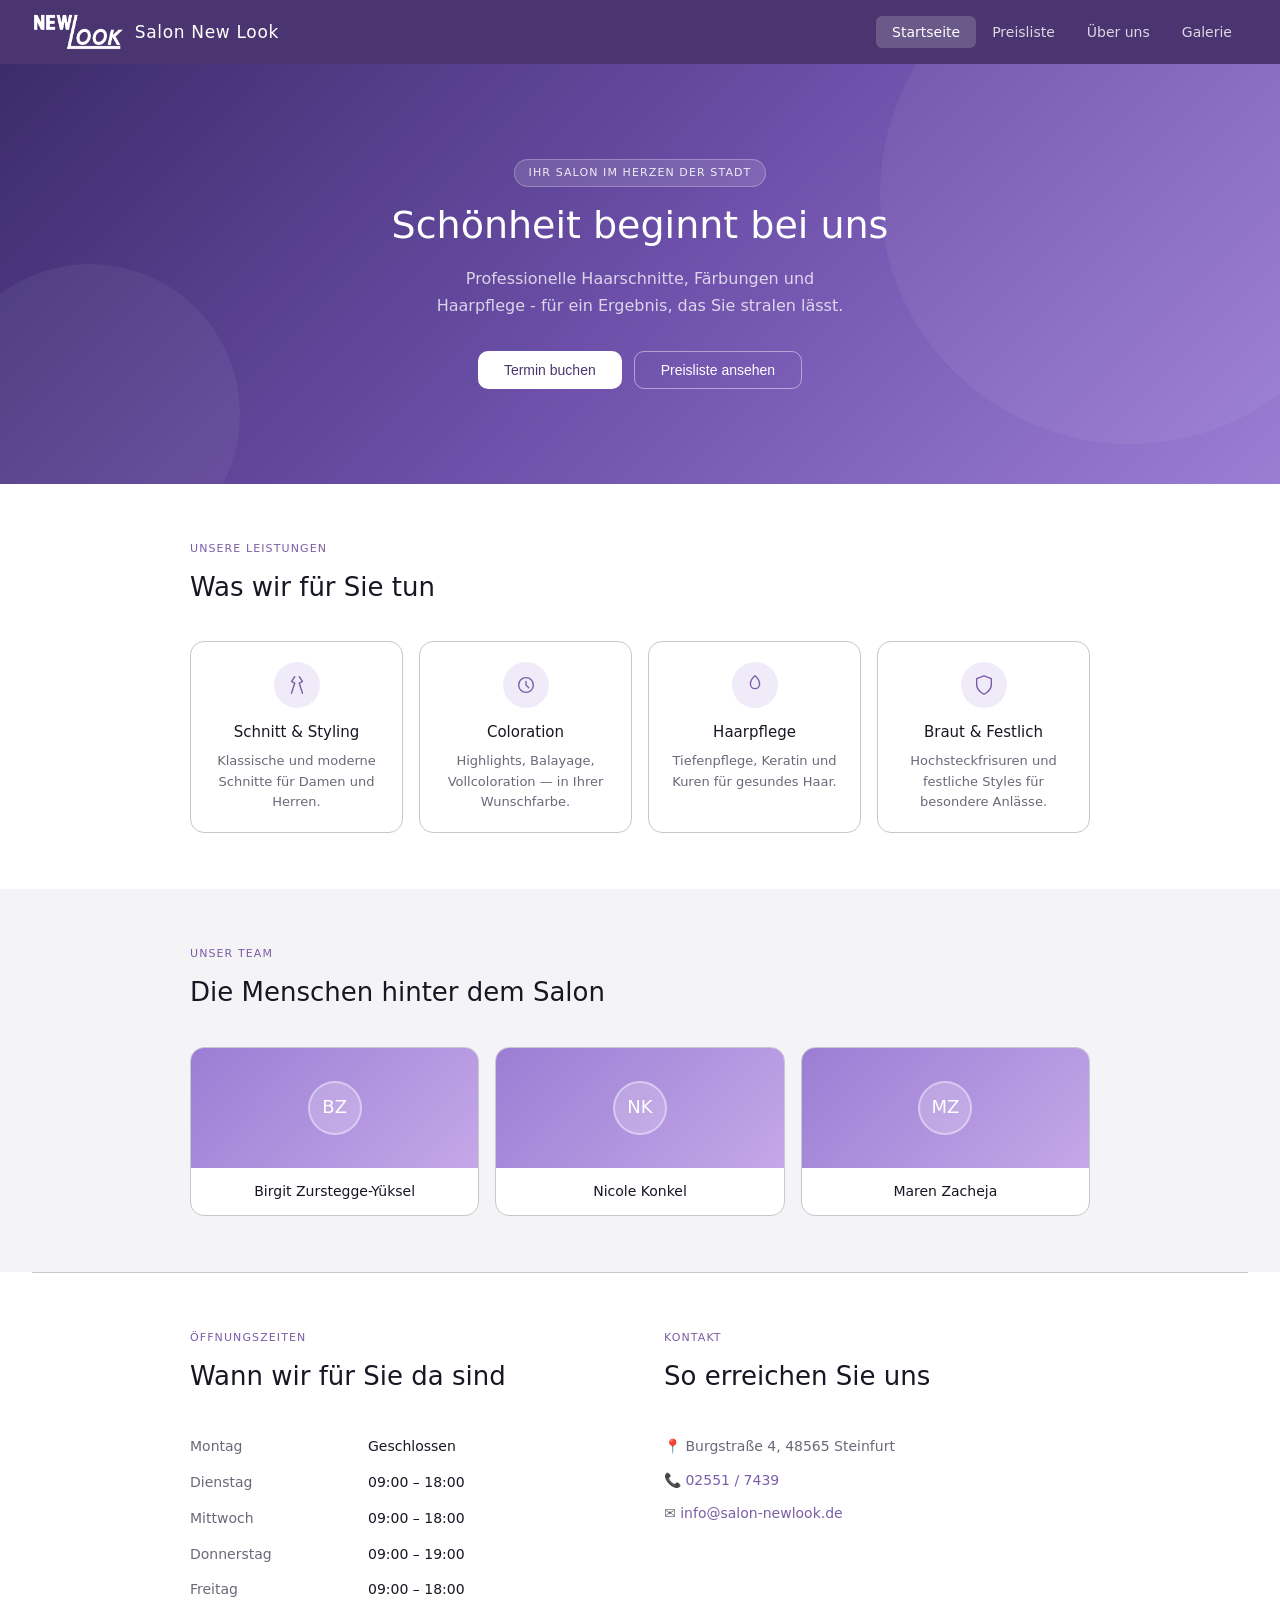
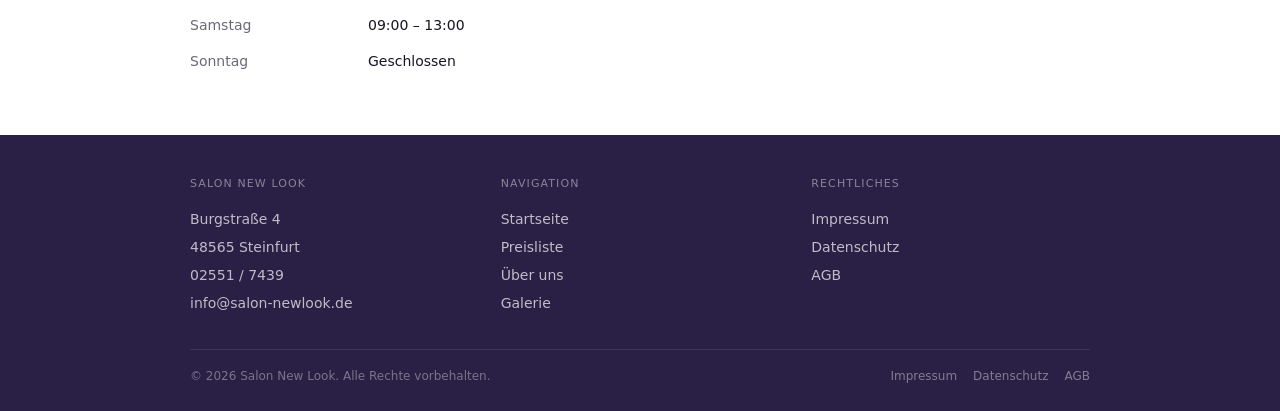
<file: index.html>
<!DOCTYPE html>
<html lang="de">
<head>
  <meta charset="UTF-8" />
  <meta name="viewport" content="width=device-width, initial-scale=1.0" />
  <title>Salon New Look – Ihr Frisörsalon</title>
  <link rel="stylesheet" href="style.css" />
</head>
<body>

  <!-- NAVIGATION -->
  <nav class="navbar">
    <div class="nav-logo">
      <!-- Logo einbinden: <img src="logo.png" alt="Salon Élégance Logo" class="logo-img"> -->
      <img src = "graphics/newlook_logo_clearbg.png" alt = "New Look Logo" class = "logo-img">
      <span class="salon-name">Salon New Look</span>
    </div>
    <ul class="nav-links">
      <li><a href="index.html" class="active">Startseite</a></li>
      <li><a href="preisliste.html">Preisliste</a></li>
      <li><a href="about.html">Über uns</a></li>
      <li><a href="gallery.html">Galerie</a></li>
    </ul>
  </nav>

  <!-- HERO -->
  <section class="hero">
    <div class="hero-badge">Ihr Salon im Herzen der Stadt</div>
    <h1>Schönheit beginnt bei uns</h1>
        <p>Professionelle Haarschnitte, Färbungen und Haarpflege - für ein Ergebnis, das Sie stralen lässt.</p>
    <div class="hero-btns">
      <button class="btn-primary">Termin buchen</button>
      <button class="btn-outline">Preisliste ansehen</button>
    </div>
  </section>

  <!-- SERVICES -->
  <section class="section">
    <div class="section-inner">
      <div class="section-label">Unsere Leistungen</div>
      <h2>Was wir für Sie tun</h2>
      <div class="services-grid">

        <div class="service-card">
          <div class="service-icon">
            <svg viewBox="0 0 24 24" fill="none" stroke="#7B5EA7" stroke-width="1.5">
              <path d="M9.5 3L6 8l3.5 2L6 21M14.5 3L18 8l-3.5 2L18 21" stroke-linecap="round" stroke-linejoin="round"/>
            </svg>
          </div>
          <h3>Schnitt &amp; Styling</h3>
          <p>Klassische und moderne Schnitte für Damen und Herren.</p>
        </div>

        <div class="service-card">
          <div class="service-icon">
            <svg viewBox="0 0 24 24" fill="none" stroke="#7B5EA7" stroke-width="1.5">
              <circle cx="12" cy="12" r="8"/>
              <path d="M12 8v4l3 3" stroke-linecap="round"/>
            </svg>
          </div>
          <h3>Coloration</h3>
          <p>Highlights, Balayage, Vollcoloration — in Ihrer Wunschfarbe.</p>
        </div>

        <div class="service-card">
          <div class="service-icon">
            <svg viewBox="0 0 24 24" fill="none" stroke="#7B5EA7" stroke-width="1.5">
              <path d="M12 2c0 0-5 4-5 9a5 5 0 0010 0c0-5-5-9-5-9z" stroke-linecap="round" stroke-linejoin="round"/>
            </svg>
          </div>
          <h3>Haarpflege</h3>
          <p>Tiefenpflege, Keratin und Kuren für gesundes Haar.</p>
        </div>

        <div class="service-card">
          <div class="service-icon">
            <svg viewBox="0 0 24 24" fill="none" stroke="#7B5EA7" stroke-width="1.5">
              <path d="M12 22s8-4 8-10V5l-8-3-8 3v7c0 6 8 10 8 10z" stroke-linecap="round" stroke-linejoin="round"/>
            </svg>
          </div>
          <h3>Braut &amp; Festlich</h3>
          <p>Hochsteckfrisuren und festliche Styles für besondere Anlässe.</p>
        </div>

      </div>
    </div>
  </section>
  
  <div class="divider"></div>

  <!-- TEAM -->
  <section class="section alt-bg">
    <div class="section-inner">
      <div class="section-label">Unser Team</div>
      <h2>Die Menschen hinter dem Salon</h2>
      <div class="team-grid">

        <div class="team-card">
          <div class="team-photo"><div class="team-initials">BZ</div></div>
          <div class="team-info">
            <strong>Birgit Zurstegge-Yüksel</strong>
          </div>
        </div>

        <div class="team-card">
          <div class="team-photo"><div class="team-initials">NK</div></div>
          <div class="team-info">
            <strong>Nicole Konkel</strong>
          </div>
        </div>

        <div class="team-card">
          <div class="team-photo"><div class="team-initials">MZ</div></div>
          <div class="team-info">
            <strong>Maren Zacheja</strong>
          </div>
        </div>

      </div>
    </div>
  </section>

  <div class="divider"></div>

  <!-- HOURS & CONTACT -->
  <section class="section">
    <div class="section-inner info-grid">

      <div>
        <div class="section-label">Öffnungszeiten</div>
        <h2>Wann wir für Sie da sind</h2>
        <div class="hours-grid">
          <span class="hours-day">Montag</span>         <span class="hours-time">Geschlossen</span>
          <span class="hours-day">Dienstag</span>       <span class="hours-time">09:00 – 18:00</span>
          <span class="hours-day">Mittwoch</span>       <span class="hours-time">09:00 – 18:00</span>
          <span class="hours-day">Donnerstag</span>     <span class="hours-time">09:00 – 19:00</span>
          <span class="hours-day">Freitag</span>        <span class="hours-time">09:00 – 18:00</span>
          <span class="hours-day">Samstag</span>        <span class="hours-time">09:00 – 13:00</span>
          <span class="hours-day">Sonntag</span>        <span class="hours-time">Geschlossen</span>
        </div>
      </div>

      <div>
        <div class="section-label">Kontakt</div>
        <h2>So erreichen Sie uns</h2>
        <ul class="contact-list">
          <li>📍 Burgstraße 4, 48565 Steinfurt</li>
          <li>📞 <a href="tel:+4925517439">02551 / 7439</a></li>
          <li>✉️ <a href="mailto:info@salon-newlook.de">info@salon-newlook.de</a></li>
        </ul>
      </div>

    </div>
  </section>

  <!-- FOOTER -->
  <footer>
    <div class="footer-inner">
      <div class="footer-grid">

        <div class="footer-col">
          <h4>Salon New Look</h4>
          <p>Burgstraße 4</p>
          <p>48565 Steinfurt</p>
          <p>02551 / 7439</p>
          <p>info@salon-newlook.de</p>
        </div>

        <div class="footer-col">
          <h4>Navigation</h4>
          <a href="#">Startseite</a>
          <a href="#">Preisliste</a>
          <a href="#">Über uns</a>
          <a href="#">Galerie</a>
        </div>

        <div class="footer-col">
          <h4>Rechtliches</h4>
          <a href="legal.html#impressum">Impressum</a>
          <a href="legal.html#datenschutz">Datenschutz</a>
          <a href="legal.html#agb">AGB</a>
        </div>
      </div>

      <div class="footer-bottom">
        <p>&copy; 2026 Salon New Look. Alle Rechte vorbehalten.</p>
        <div class="footer-legal-links">
          <a href="legal.html#impressum">Impressum</a>
          <a href="legal.html#datenschutz">Datenschutz</a>
          <a href="legal.html#agb">AGB</a>
        </div>
      </div>
    </div>
  </footer>

</body>
</html>
</file>
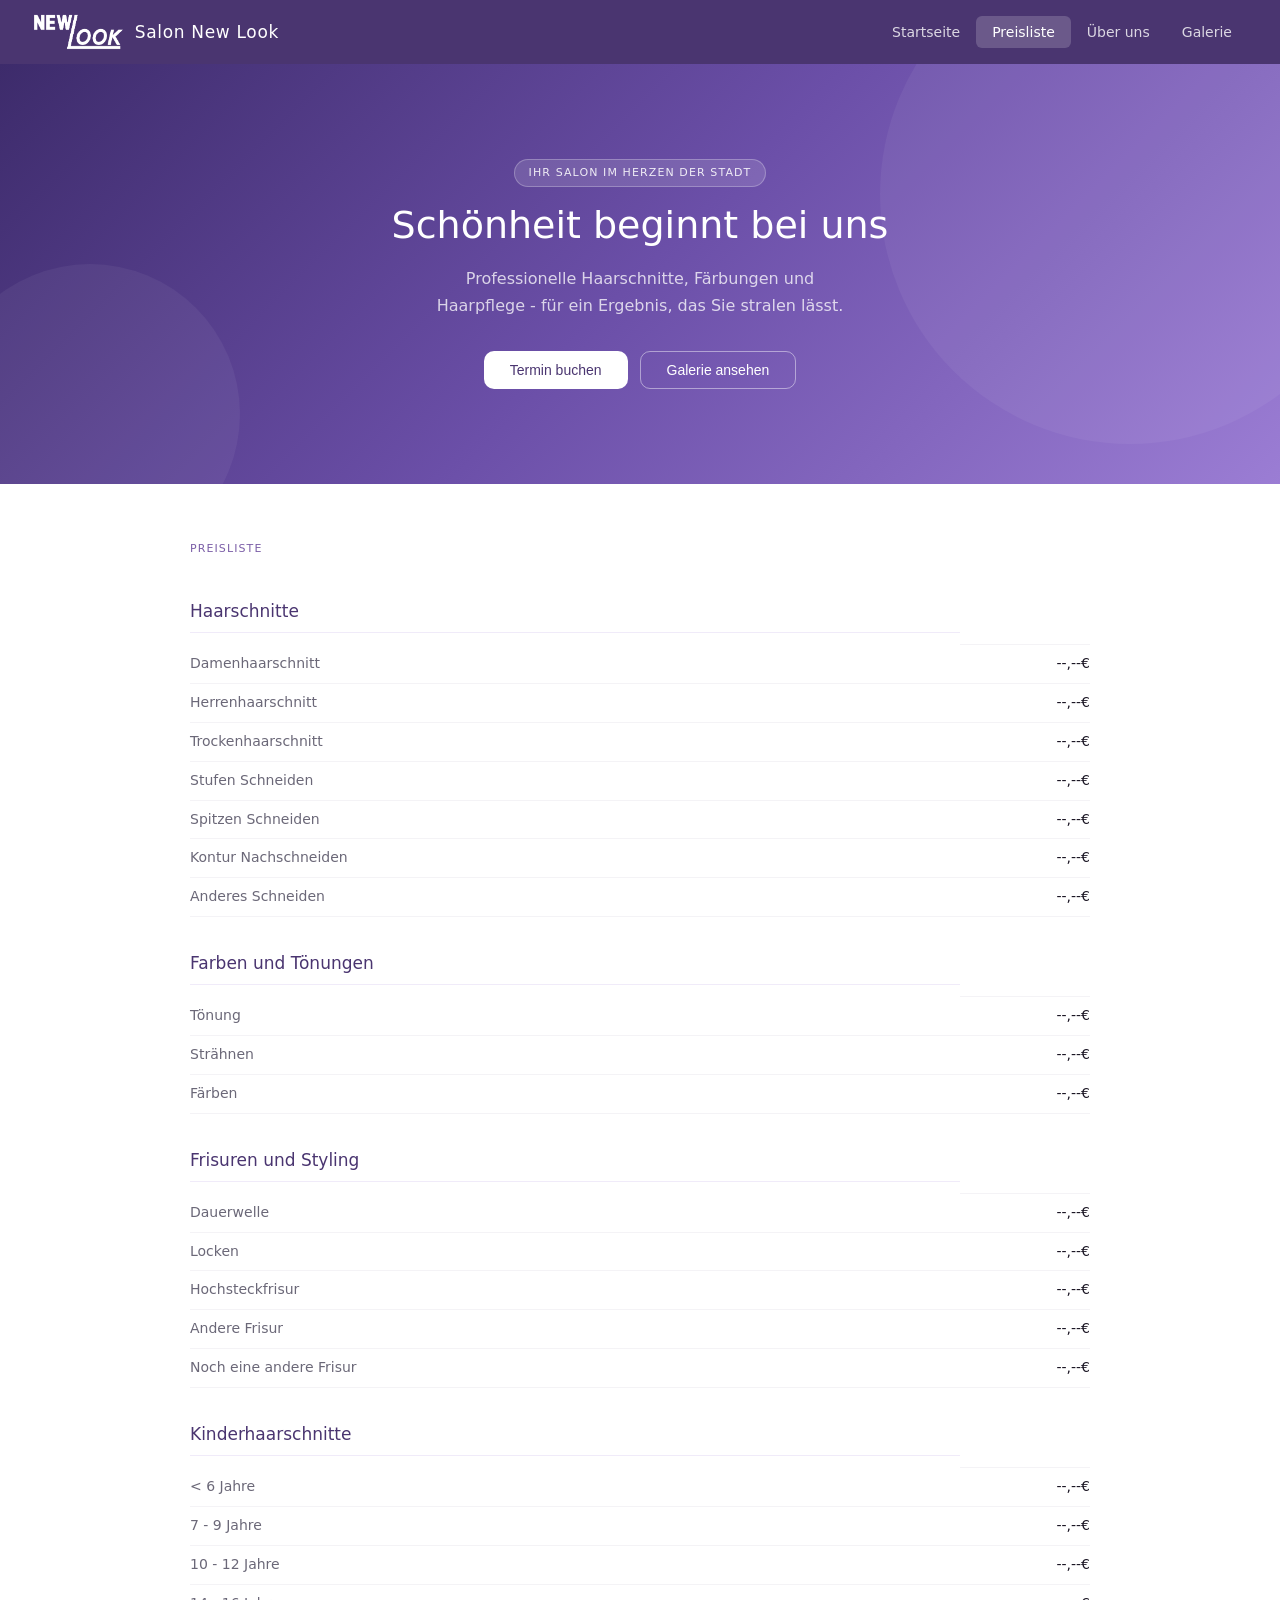
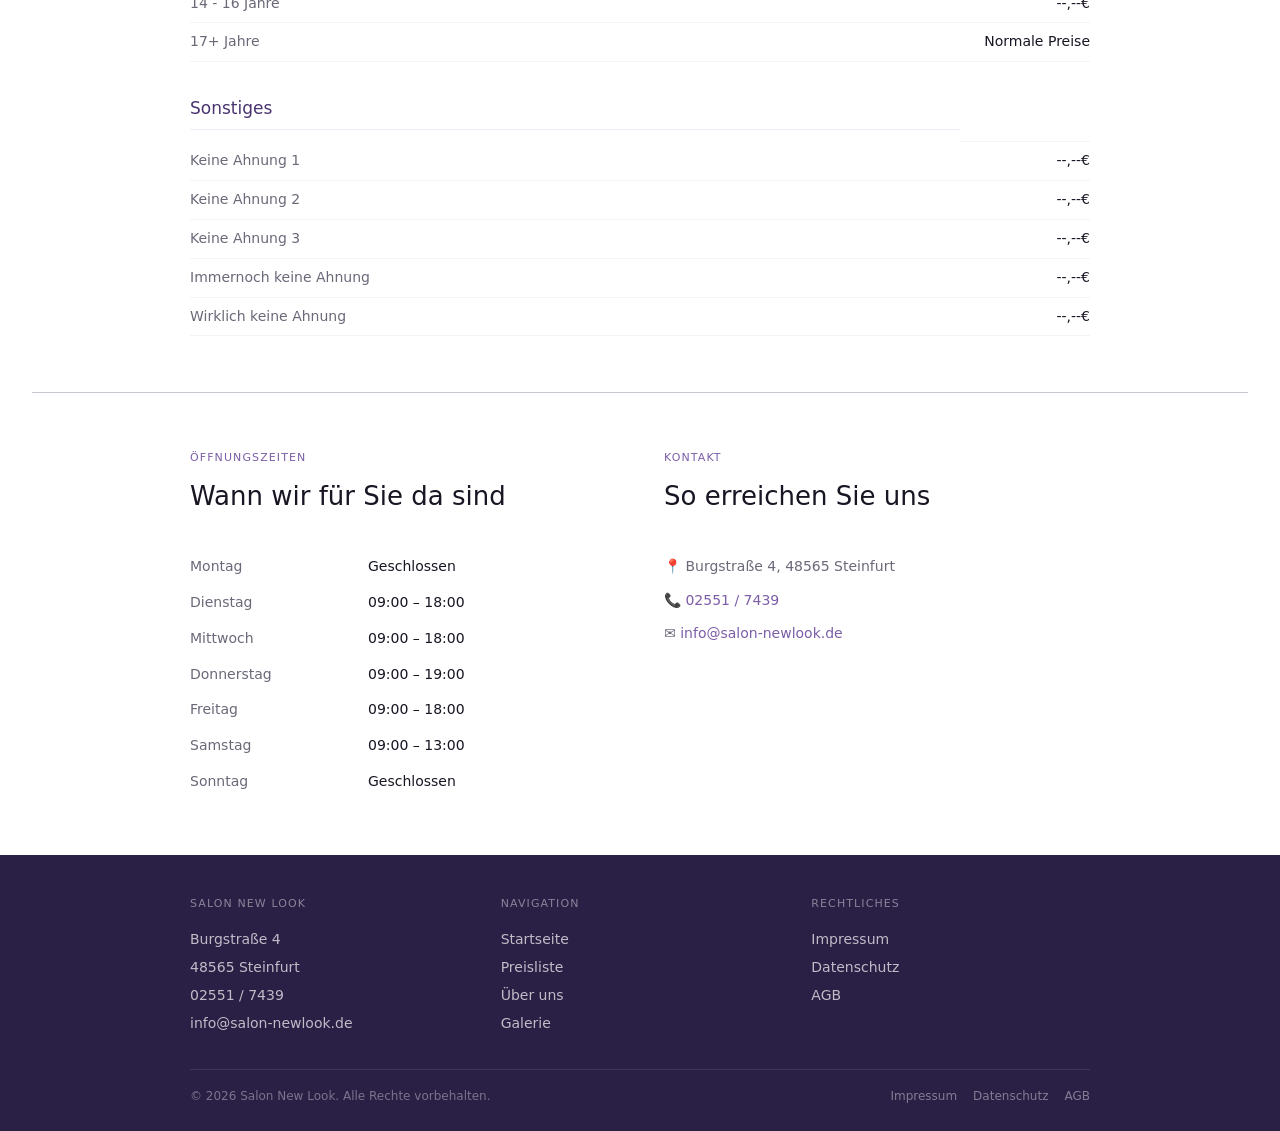
<file: preisliste.html>
<!DOCTYPE html>
<html lang="en">
<head>
    <meta charset="UTF-8" />
    <meta name="viewport" content="width=device-width, initial-scale=1.0" />
    <title>Salon New Look – Ihr Frisörsalon</title>
    <link rel="stylesheet" href="style.css" />
</head>
<body>
    
    <nav class="navbar">
        <div class="nav-logo">
            <img src = "graphics/newlook_logo_clearbg.png" alt = "New Look Logo" class = "logo-img">
            <span class="salon-name">Salon New Look</span>
        </div>
        <ul class="nav-links">
            <li><a href="index.html">Startseite</a></li>
            <li><a href="preisliste.html" class="active">Preisliste</a></li>
            <li><a href="about.html">Über uns</a></li>
            <li><a href="gallery.html">Galerie</a></li>
        </ul>
    </nav>

    <!-- HERO -->
    <section class="hero">
        <div class="hero-badge">Ihr Salon im Herzen der Stadt</div>
        <h1>Schönheit beginnt bei uns</h1>
        <p>Professionelle Haarschnitte, Färbungen und Haarpflege - für ein Ergebnis, das Sie stralen lässt.</p>
        <div class="hero-btns">
            <button class="btn-primary">Termin buchen</button>
            <button class="btn-outline">Galerie ansehen</button>
        </div>
    </section>

    <section class="section">
        <div class="section-inner">
            <div class="section-label">Preisliste</div>
            <div class="price-grid">
                <span class="price-category">Haarschnitte</span>                    <span class="price-cost"></span>
                    <span class="price-service">Damenhaarschnitt</span>             <span class="price-cost">--,--€</span>
                    <span class="price-service">Herrenhaarschnitt</span>            <span class="price-cost">--,--€</span>
                    <span class="price-service">Trockenhaarschnitt</span>           <span class="price-cost">--,--€</span>
                    <span class="price-service">Stufen Schneiden</span>             <span class="price-cost">--,--€</span>
                    <span class="price-service">Spitzen Schneiden</span>            <span class="price-cost">--,--€</span>
                    <span class="price-service">Kontur Nachschneiden</span>         <span class="price-cost">--,--€</span>
                    <span class="price-service">Anderes Schneiden</span>            <span class="price-cost">--,--€</span>
                    
                <span class="price-category">Farben und Tönungen</span>             <span class="price-cost"></span>
                    <span class="price-service">Tönung</span>                       <span class="price-cost">--,--€</span>
                    <span class="price-service">Strähnen</span>                     <span class="price-cost">--,--€</span>
                    <span class="price-service">Färben</span>                       <span class="price-cost">--,--€</span>
                    
                <span class="price-category">Frisuren und Styling</span>            <span class="price-cost"></span>
                    <span class="price-service">Dauerwelle</span>                   <span class="price-cost">--,--€</span>
                    <span class="price-service">Locken</span>                       <span class="price-cost">--,--€</span>
                    <span class="price-service">Hochsteckfrisur</span>              <span class="price-cost">--,--€</span>
                    <span class="price-service">Andere Frisur</span>                <span class="price-cost">--,--€</span>
                    <span class="price-service">Noch eine andere Frisur</span>      <span class="price-cost">--,--€</span>
                    
                <span class="price-category">Kinderhaarschnitte</span>              <span class="price-cost"></span>
                    <span class="price-service">&lt; 6 Jahre</span>                 <span class="price-cost">--,--€</span>
                    <span class="price-service">7 - 9 Jahre</span>                  <span class="price-cost">--,--€</span>
                    <span class="price-service">10 - 12 Jahre</span>                <span class="price-cost">--,--€</span>
                    <span class="price-service">14 - 16 Jahre</span>                <span class="price-cost">--,--€</span>
                    <span class="price-service">17+ Jahre</span>                    <span class="price-cost">Normale Preise</span>
                    
                <span class="price-category">Sonstiges</span>                       <span class="price-cost"></span>
                    <span class="price-service">Keine Ahnung 1</span>               <span class="price-cost">--,--€</span>
                    <span class="price-service">Keine Ahnung 2</span>               <span class="price-cost">--,--€</span>
                    <span class="price-service">Keine Ahnung 3</span>               <span class="price-cost">--,--€</span>
                    <span class="price-service">Immernoch keine Ahnung</span>       <span class="price-cost">--,--€</span>
                    <span class="price-service">Wirklich keine Ahnung</span>        <span class="price-cost">--,--€</span>
            </div>
        </div>
    </section>

<div class="divider"></div>

<!-- HOURS & CONTACT -->
<section class="section">
    <div class="section-inner info-grid">

      <div>
        <div class="section-label">Öffnungszeiten</div>
        <h2>Wann wir für Sie da sind</h2>
        <div class="hours-grid">
          <span class="hours-day">Montag</span>         <span class="hours-time">Geschlossen</span>
          <span class="hours-day">Dienstag</span>       <span class="hours-time">09:00 – 18:00</span>
          <span class="hours-day">Mittwoch</span>       <span class="hours-time">09:00 – 18:00</span>
          <span class="hours-day">Donnerstag</span>     <span class="hours-time">09:00 – 19:00</span>
          <span class="hours-day">Freitag</span>        <span class="hours-time">09:00 – 18:00</span>
          <span class="hours-day">Samstag</span>        <span class="hours-time">09:00 – 13:00</span>
          <span class="hours-day">Sonntag</span>        <span class="hours-time">Geschlossen</span>
        </div>
      </div>

      <div>
        <div class="section-label">Kontakt</div>
        <h2>So erreichen Sie uns</h2>
        <ul class="contact-list">
          <li>📍 Burgstraße 4, 48565 Steinfurt</li>
          <li>📞 <a href="tel:+4925517439">02551 / 7439</a></li>
          <li>✉️ <a href="mailto:info@salon-newlook.de">info@salon-newlook.de</a></li>
        </ul>
      </div>

    </div>
  </section>
    
  <!-- FOOTER -->
  <footer>
    <div class="footer-inner">
      <div class="footer-grid">

        <div class="footer-col">
          <h4>Salon New Look</h4>
          <p>Burgstraße 4</p>
          <p>48565 Steinfurt</p>
          <p>02551 / 7439</p>
          <p>info@salon-newlook.de</p>
        </div>

        <div class="footer-col">
          <h4>Navigation</h4>
          <a href="index.html">Startseite</a>
          <a href="preisliste.html">Preisliste</a>
          <a href="#">Über uns</a>
          <a href="#">Galerie</a>
        </div>

        <div class="footer-col">
          <h4>Rechtliches</h4>
          <a href="legal.html#impressum">Impressum</a>
          <a href="legal.html#datenschutz">Datenschutz</a>
          <a href="legal.html#agb">AGB</a>
        </div>
      </div>

      <div class="footer-bottom">
        <p>&copy; 2026 Salon New Look. Alle Rechte vorbehalten.</p>
        <div class="footer-legal-links">
          <a href="legal.html#impressum">Impressum</a>
          <a href="legal.html#datenschutz">Datenschutz</a>
          <a href="legal.html#agb">AGB</a>
        </div>
      </div>
    </div>
  </footer>

</body>
</html>
</file>
<file: style.css>
/* ============================================================
   Salon Élégance – Stylesheet
   Farbpalette: Lila (#4A3570, #7B5EA7, #9B7DD4), Silber/Grau, Weiß
   ============================================================ */

/* --- Reset & Base ------------------------------------------ */
*, *::before, *::after {
  margin: 0;
  padding: 0;
  box-sizing: border-box;
}

:root {
  --color-purple-dark:   #2A1F45;
  --color-purple-mid:    #4A3570;
  --color-purple-main:   #7B5EA7;
  --color-purple-light:  #9B7DD4;
  --color-purple-pale:   #C4A8E8;
  --color-purple-tint:   #F0EBF9;

  --color-silver-light:  #F4F3F6;
  --color-silver-mid:    #C8C6CE;
  --color-silver-dark:   #8E8C95;

  --color-white:         #FFFFFF;
  --color-text:          #1A1523;
  --color-text-muted:    #6B6878;

  --font-sans: 'Segoe UI', system-ui, sans-serif;
  --radius-sm: 6px;
  --radius-md: 10px;
  --radius-lg: 14px;
}

html {
  scroll-behavior: smooth;
}

body {
  font-family: var(--font-sans);
  font-size: 16px;
  line-height: 1.7;
  color: var(--color-text);
  background: var(--color-white);
}

/* --- Navigation -------------------------------------------- */
.navbar {
  position: sticky;
  top: 0;
  z-index: 100;
  background: var(--color-purple-mid);
  display: flex;
  align-items: center;
  justify-content: space-between;
  padding: 0 2rem;
  height: 64px;
}

.nav-logo {
  display: flex;
  align-items: center;
  gap: 10px;
}

/* Echtes Logo-Bild */
.logo-img {
  width: auto;
  height: 38px;
  object-fit: cover;
}

.salon-name {
  color: var(--color-white);
  font-size: 17px;
  font-weight: 500;
  letter-spacing: 0.04em;
}

.nav-links {
  list-style: none;
  display: flex;
  gap: 0;
}

.nav-links a {
  color: rgba(255, 255, 255, 0.8);
  text-decoration: none;
  font-size: 14px;
  padding: 8px 16px;
  border-radius: var(--radius-sm);
  transition: background 0.15s, color 0.15s;
}

.nav-links a:hover {
  background: rgba(255, 255, 255, 0.12);
  color: var(--color-white);
}

.nav-links a.active {
  background: rgba(255, 255, 255, 0.18);
  color: var(--color-white);
}

/* --- Hero -------------------------------------------------- */
.hero {
  background: linear-gradient(135deg, #3D2B6B 0%, #6B4FA8 50%, #9B7DD4 100%);
  min-height: 420px;
  display: flex;
  flex-direction: column;
  align-items: center;
  justify-content: center;
  text-align: center;
  padding: 3rem 2rem;
  position: relative;
  overflow: hidden;
}

.hero::before,
.hero::after {
  content: '';
  position: absolute;
  border-radius: 50%;
  background: rgba(255, 255, 255, 0.05);
  pointer-events: none;
}

.hero::before {
  width: 500px;
  height: 500px;
  top: -120px;
  right: -100px;
}

.hero::after {
  width: 300px;
  height: 300px;
  bottom: -80px;
  left: -60px;
}

.hero-badge {
  font-size: 11px;
  font-weight: 500;
  letter-spacing: 0.1em;
  text-transform: uppercase;
  color: rgba(255, 255, 255, 0.88);
  background: rgba(255, 255, 255, 0.13);
  border: 0.5px solid rgba(255, 255, 255, 0.25);
  border-radius: 20px;
  padding: 4px 14px;
  margin-bottom: 1rem;
  position: relative;
  z-index: 1;
}

.hero h1 {
  color: var(--color-white);
  font-size: 38px;
  font-weight: 500;
  line-height: 1.2;
  max-width: 560px;
  margin-bottom: 1rem;
  position: relative;
  z-index: 1;
}

.hero p {
  color: rgba(255, 255, 255, 0.76);
  font-size: 16px;
  max-width: 420px;
  margin-bottom: 2rem;
  position: relative;
  z-index: 1;
}

.hero-btns {
  display: flex;
  gap: 12px;
  flex-wrap: wrap;
  justify-content: center;
  position: relative;
  z-index: 1;
}

/* --- Buttons ----------------------------------------------- */
.btn-primary {
  background: var(--color-white);
  color: var(--color-purple-mid);
  border: none;
  padding: 10px 26px;
  border-radius: var(--radius-md);
  font-size: 14px;
  font-weight: 500;
  cursor: pointer;
  transition: opacity 0.15s;
}

.btn-primary:hover {
  opacity: 0.88;
}

.btn-outline {
  background: transparent;
  color: var(--color-white);
  border: 1.5px solid rgba(255, 255, 255, 0.45);
  padding: 10px 26px;
  border-radius: var(--radius-md);
  font-size: 14px;
  font-weight: 500;
  cursor: pointer;
  transition: border-color 0.15s, background 0.15s;
}

.btn-outline:hover {
  border-color: rgba(255, 255, 255, 0.75);
  background: rgba(255, 255, 255, 0.08);
}

/* --- Sections (allgemein) ---------------------------------- */
.section {
  padding: 3.5rem 2rem;
}

.section-inner {
  max-width: 900px;
  margin: 0 auto;
}

.section-label {
  font-size: 11px;
  font-weight: 500;
  letter-spacing: 0.1em;
  text-transform: uppercase;
  color: var(--color-purple-main);
  margin-bottom: 0.4rem;
}

.section h2 {
  font-size: 26px;
  font-weight: 500;
  color: var(--color-text);
  margin-bottom: 2rem;
}

.alt-bg {
  background: var(--color-silver-light);
}

.divider {
  height: 0.5px;
  background: var(--color-silver-mid);
  margin: 0 2rem;
}

/* --- Leistungen -------------------------------------------- */
.services-grid {
  display: grid;
  grid-template-columns: repeat(auto-fit, minmax(180px, 1fr));
  gap: 16px;
}

.service-card {
  border: 0.5px solid var(--color-silver-mid);
  border-radius: var(--radius-lg);
  padding: 1.25rem 1rem;
  background: var(--color-white);
  text-align: center;
  transition: border-color 0.2s, box-shadow 0.2s;
}

.service-card:hover {
  border-color: var(--color-purple-light);
  box-shadow: 0 4px 16px rgba(123, 94, 167, 0.1);
}

.service-icon {
  width: 46px;
  height: 46px;
  border-radius: 50%;
  background: var(--color-purple-tint);
  margin: 0 auto 0.75rem;
  display: flex;
  align-items: center;
  justify-content: center;
}

.service-icon svg {
  width: 22px;
  height: 22px;
}

.service-card h3 {
  font-size: 15px;
  font-weight: 500;
  color: var(--color-text);
  margin-bottom: 0.35rem;
}

.service-card p {
  font-size: 13px;
  color: var(--color-text-muted);
  line-height: 1.55;
}

/* --- Booking Banner ---------------------------------------- */
.booking-banner {
  background: var(--color-purple-mid);
  padding: 2.5rem 2rem;
  text-align: center;
}

.booking-banner h2 {
  color: var(--color-white);
  font-size: 22px;
  font-weight: 500;
  margin-bottom: 0.4rem;
}

.booking-banner p {
  color: rgba(255, 255, 255, 0.72);
  font-size: 15px;
  margin-bottom: 1.5rem;
}

/* --- Team -------------------------------------------------- */
.team-grid {
  display: grid;
  grid-template-columns: repeat(auto-fit, minmax(160px, 1fr));
  gap: 16px;
}

.team-card {
  border: 0.5px solid var(--color-silver-mid);
  border-radius: var(--radius-lg);
  overflow: hidden;
  background: var(--color-white);
  text-align: center;
}

.team-photo {
  width: 100%;
  height: 120px;
  background: linear-gradient(135deg, var(--color-purple-light), var(--color-purple-pale));
  display: flex;
  align-items: center;
  justify-content: center;
}

.team-initials {
  width: 54px;
  height: 54px;
  border-radius: 50%;
  background: rgba(255, 255, 255, 0.2);
  border: 2px solid rgba(255, 255, 255, 0.4);
  color: var(--color-white);
  font-size: 18px;
  font-weight: 500;
  display: flex;
  align-items: center;
  justify-content: center;
}

.team-info {
  padding: 0.75rem 1rem;
}

.team-info strong {
  display: block;
  font-size: 14px;
  font-weight: 500;
  color: var(--color-text);
}

.team-info span {
  font-size: 12px;
  color: var(--color-purple-main);
}

/* --- Öffnungszeiten & Kontakt ------------------------------ */
.info-grid {
  display: grid;
  grid-template-columns: 1fr 1fr;
  gap: 3rem;
  align-items: start;
}

.hours-grid {
  display: grid;
  grid-template-columns: 1fr 1fr;
  gap: 2px 16px;
  max-width: 340px;
}

.hours-day {
  font-size: 14px;
  color: var(--color-text-muted);
  padding: 5px 0;
}

.hours-time {
  font-size: 14px;
  font-weight: 500;
  color: var(--color-text);
  padding: 5px 0;
}

.contact-list {
  list-style: none;
  font-size: 14px;
  color: var(--color-text-muted);
  line-height: 2.4;
}

.contact-list a {
  color: var(--color-purple-main);
  text-decoration: none;
}

.contact-list a:hover {
  text-decoration: underline;
}

/* --- Preisliste -------------------------------------------- */
.price-category {
  font-size: 17px;
  font-weight: 500;
  color: var(--color-purple-mid);
  margin: 2rem 0 0.75rem;
  padding-bottom: 0.4rem;
  border-bottom: 1.5px solid var(--color-purple-tint);
}
 
.price-grid {
  display: grid;
  grid-template-columns: 1fr auto;
  width: 100%;
}
 
.price-service,
.price-cost {
  font-size: 14px;
  padding: 7px 0;
  border-bottom: 0.5px solid var(--color-silver-light);
}
 
.price-service {
  color: var(--color-text-muted);
}
 
.price-cost {
  font-weight: 500;
  color: var(--color-text);
  text-align: right;
  padding-left: 1.5rem;
  white-space: nowrap;
}
 
.price-grid .price-service:first-child,
.price-grid .price-cost:first-child + .price-cost {
  font-weight: 500;
  color: var(--color-text);
  font-size: 12px;
  letter-spacing: 0.06em;
  text-transform: uppercase;
  border-bottom: 1px solid var(--color-silver-mid);
  padding-bottom: 6px;
}
 
.price-note {
  font-size: 13px;
  color: var(--color-text-muted);
  margin-top: 2rem;
  font-style: italic;
}


/* --- Footer ------------------------------------------------ */
footer {
  background: var(--color-purple-dark);
  color: rgba(255, 255, 255, 0.72);
  padding: 2.5rem 2rem 1.5rem;
}

.footer-inner {
  max-width: 900px;
  margin: 0 auto;
}

.footer-grid {
  display: grid;
  grid-template-columns: repeat(auto-fit, minmax(160px, 1fr));
  gap: 2rem;
  margin-bottom: 2rem;
}

.footer-col h4 {
  font-size: 11px;
  font-weight: 500;
  color: rgba(255, 255, 255, 0.45);
  letter-spacing: 0.1em;
  text-transform: uppercase;
  margin-bottom: 0.75rem;
}

.footer-col p,
.footer-col a {
  display: block;
  font-size: 14px;
  color: rgba(255, 255, 255, 0.7);
  text-decoration: none;
  line-height: 2;
}

.footer-col a:hover {
  color: var(--color-purple-pale);
}

.footer-bottom {
  border-top: 0.5px solid rgba(255, 255, 255, 0.1);
  padding-top: 1rem;
  display: flex;
  align-items: center;
  justify-content: space-between;
  flex-wrap: wrap;
  gap: 8px;
}

.footer-bottom p {
  font-size: 12px;
  color: rgba(255, 255, 255, 0.38);
}

.footer-legal-links {
  display: flex;
  gap: 16px;
}

.footer-legal-links a {
  font-size: 12px;
  color: rgba(255, 255, 255, 0.42);
  text-decoration: none;
}

.footer-legal-links a:hover {
  color: var(--color-purple-pale);
}

/* --- Responsive -------------------------------------------- */
@media (max-width: 680px) {
  .navbar {
    flex-direction: column;
    height: auto;
    padding: 0.75rem 1rem;
    gap: 0.5rem;
  }

  .nav-links a {
    padding: 6px 10px;
    font-size: 13px;
  }

  .hero h1 {
    font-size: 28px;
  }

  .info-grid {
    grid-template-columns: 1fr;
    gap: 2rem;
  }

  .footer-grid {
    grid-template-columns: 1fr 1fr;
  }
}

@media (max-width: 420px) {
  .footer-grid {
    grid-template-columns: 1fr;
  }

  .hero-btns {
    flex-direction: column;
    align-items: center;
  }
}
</file>
